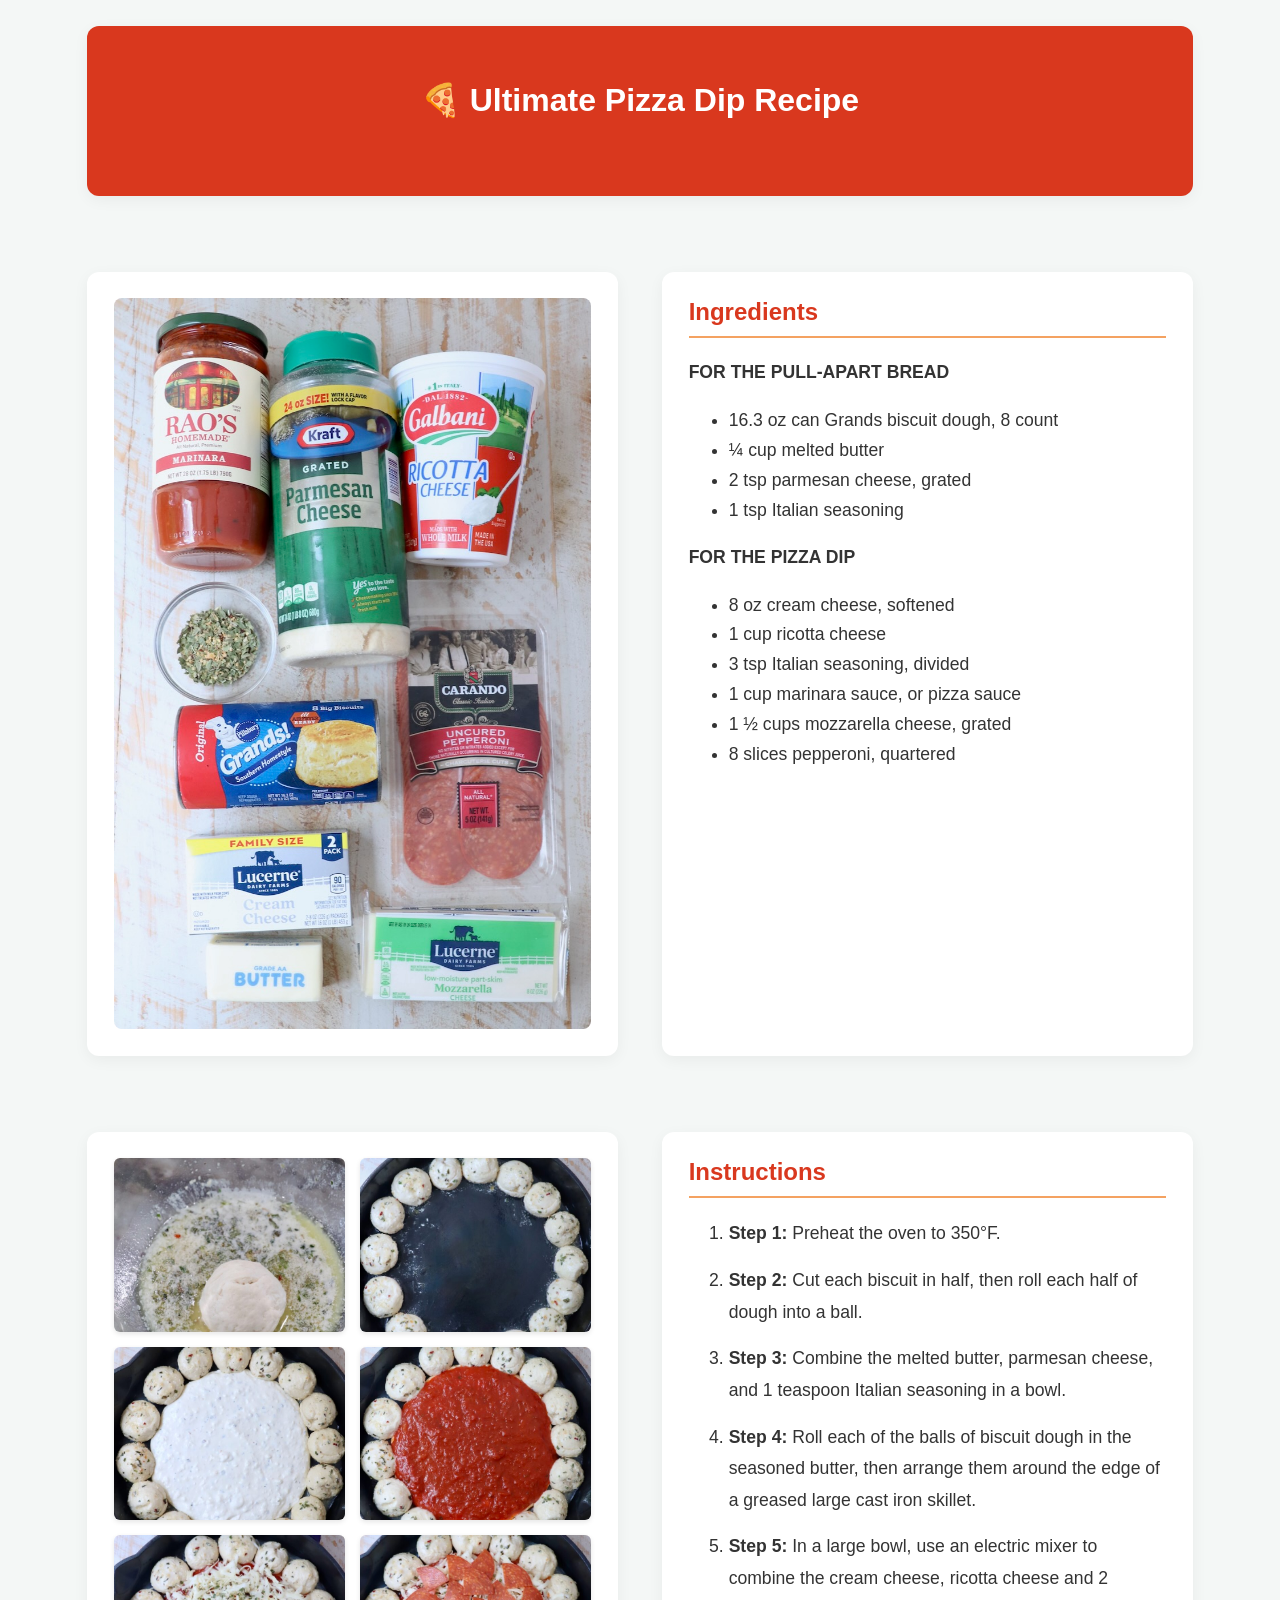
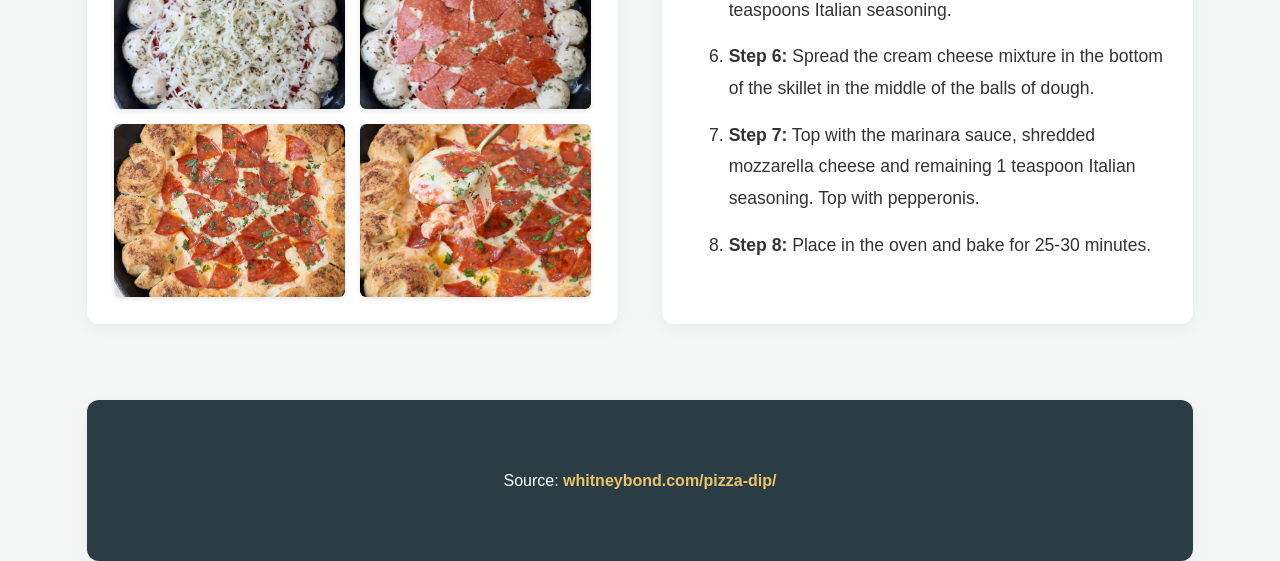
<file: index.html>
<!DOCTYPE html>
<html>
<head>
    <meta charset='utf-8'>
    <meta http-equiv='X-UA-Compatible' content='IE=edge'>
    <title>Recipe: Pizza Dip</title>
    <meta name='viewport' content='width=device-width, initial-scale=1.0'>
    <link rel='stylesheet' type='text/css' media='screen' href='main.css'>
</head>
<body>
    <div class="main-grid-container">
        
        <!-- Header -->
        <div id="header" class="grid-item full-width">
            <h1>🍕 Ultimate Pizza Dip Recipe</h1>
        </div>
        
        <!-- ==============================
             ส่วนที่ 1: Ingredients (2 กล่อง)
        =============================== -->
        <!-- กล่องซ้าย: รูปภาพส่วนผสม -->
        <div class="grid-item image-box">
            <img src="pic/pizza-dip-1.jpeg" alt="Ingredients" class="main-image">
        </div>
        
        <!-- กล่องขวา: คำอธิบายส่วนผสม -->
        <div class="grid-item text-box">
            <h2>Ingredients</h2>
            <p><strong>FOR THE PULL-APART BREAD</strong></p>
            <ul>
                <li>16.3 oz can Grands biscuit dough, 8 count</li>
                <li>¼ cup melted butter</li>
                <li>2 tsp parmesan cheese, grated</li>
                <li>1 tsp Italian seasoning</li>
            </ul>
            <p><strong>FOR THE PIZZA DIP</strong></p>
            <ul>
                <li>8 oz cream cheese, softened</li>
                <li>1 cup ricotta cheese</li>
                <li>3 tsp Italian seasoning, divided</li>
                <li>1 cup marinara sauce, or pizza sauce</li>
                <li>1 ½ cups mozzarella cheese, grated</li>
                <li>8 slices pepperoni, quartered</li>
            </ul>
        </div>

        <!-- ==============================
             ส่วนที่ 2: Instructions (2 กล่อง)
        =============================== -->
        <!-- กล่องซ้าย: รวมรูปภาพวิธีการทำทั้งหมด -->
        <div class="grid-item image-box">
            <div class="instruction-gallery">
                <img src="pic/pizza-dip-2.jpeg" alt="Step 1">
                <img src="pic/pizza-dip-3.jpeg" alt="Step 2">
                <img src="pic/pizza-dip-4.jpeg" alt="Step 3">
                <img src="pic/pizza-dip-5.jpeg" alt="Step 4">
                <img src="pic/pizza-dip-6.jpeg" alt="Step 5">
                <img src="pic/pizza-dip-7.jpeg" alt="Step 6">
                <img src="pic/pizza-dip-8.jpeg" alt="Step 7">
                <img src="pic/pizza-dip-9.jpeg" alt="Step 8">
            </div>
        </div>
        
        <!-- กล่องขวา: คำอธิบายวิธีการทำทั้งหมด -->
        <div class="grid-item text-box">
            <h2>Instructions</h2>
            <ol class="instruction-list">
                <li><strong>Step 1:</strong> Preheat the oven to 350°F.</li>
                <li><strong>Step 2:</strong> Cut each biscuit in half, then roll each half of dough into a ball.</li>
                <li><strong>Step 3:</strong> Combine the melted butter, parmesan cheese, and 1 teaspoon Italian seasoning in a bowl.</li>
                <li><strong>Step 4:</strong> Roll each of the balls of biscuit dough in the seasoned butter, then arrange them around the edge of a greased large cast iron skillet.</li>
                <li><strong>Step 5:</strong> In a large bowl, use an electric mixer to combine the cream cheese, ricotta cheese and 2 teaspoons Italian seasoning.</li>
                <li><strong>Step 6:</strong> Spread the cream cheese mixture in the bottom of the skillet in the middle of the balls of dough.</li>
                <li><strong>Step 7:</strong> Top with the marinara sauce, shredded mozzarella cheese and remaining 1 teaspoon Italian seasoning. Top with pepperonis.</li>
                <li><strong>Step 8:</strong> Place in the oven and bake for 25-30 minutes.</li>
            </ol>
        </div>
        
        <!-- Footer -->
        <div id="footer" class="grid-item full-width">
            <p>Source: <a href="https://whitneybond.com/pizza-dip/" target="_blank">whitneybond.com/pizza-dip/</a></p>
        </div>

    </div>
</body>
</html>
</file>
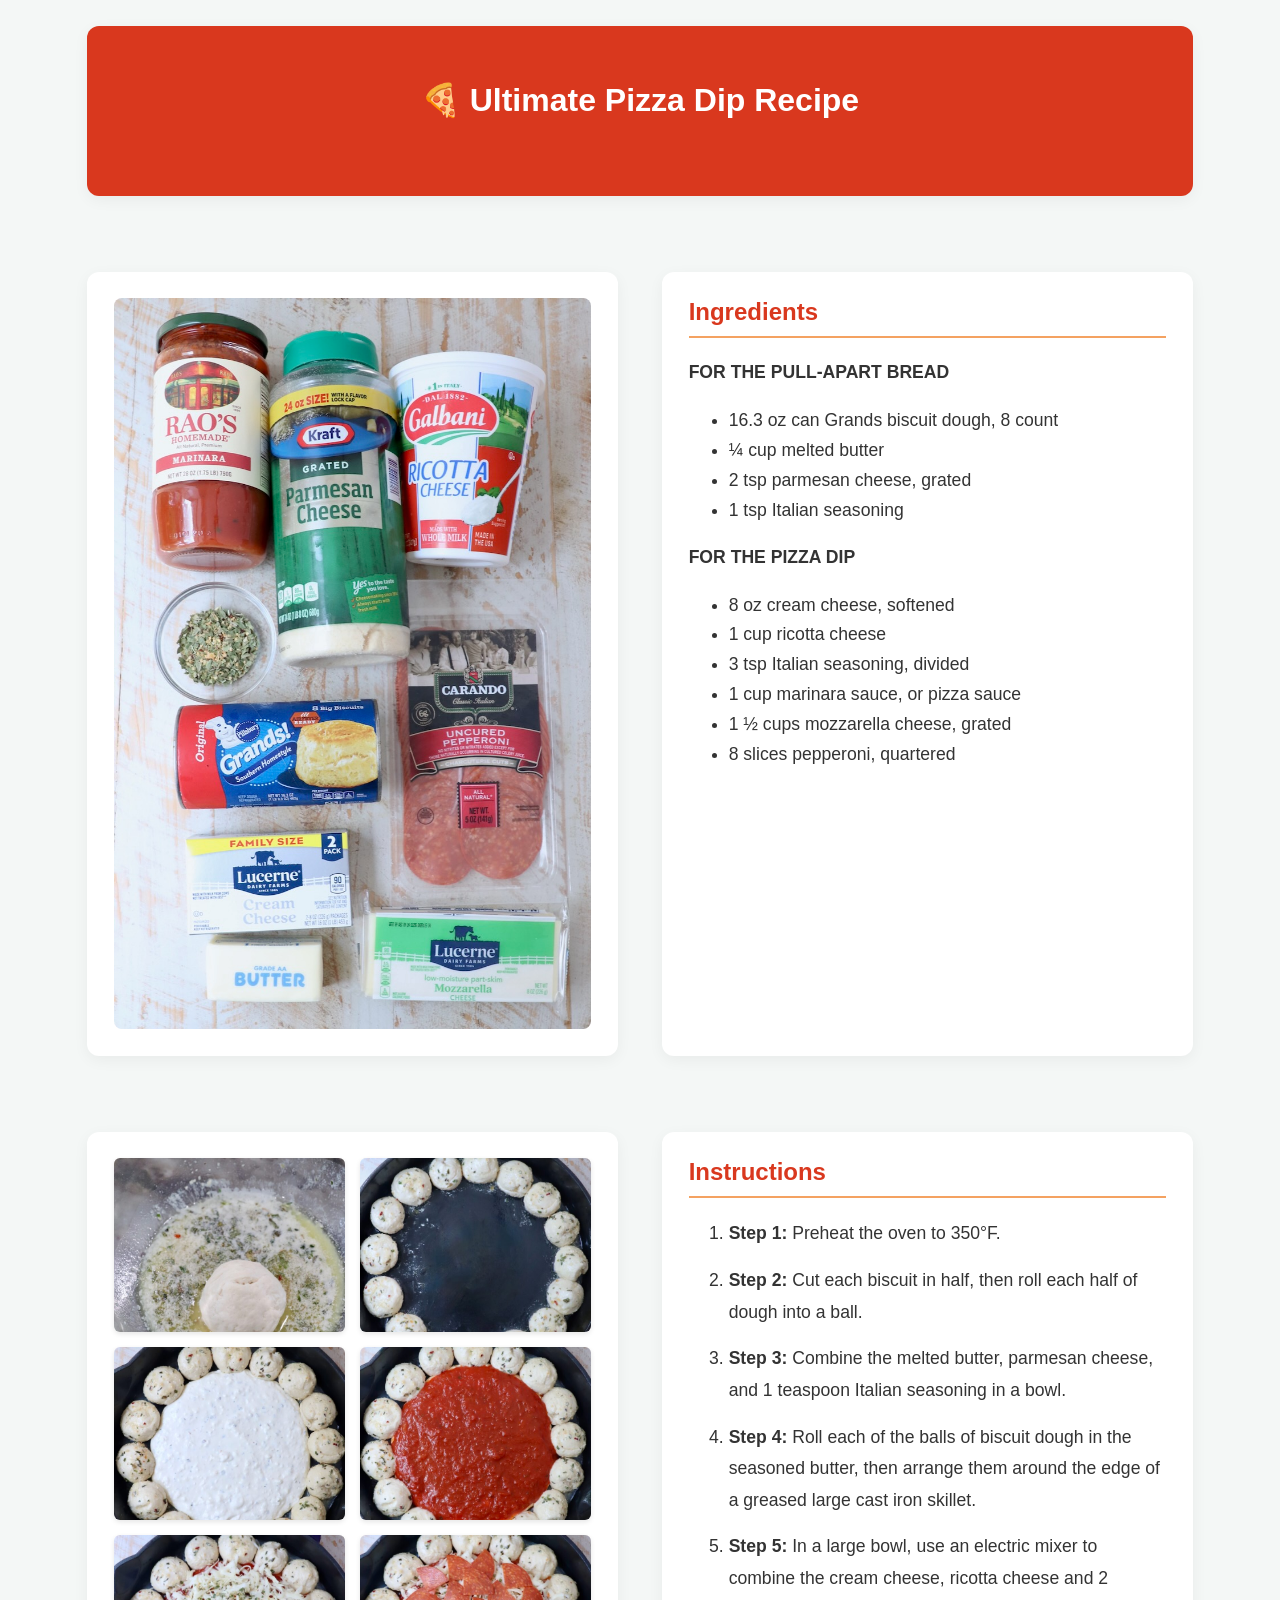
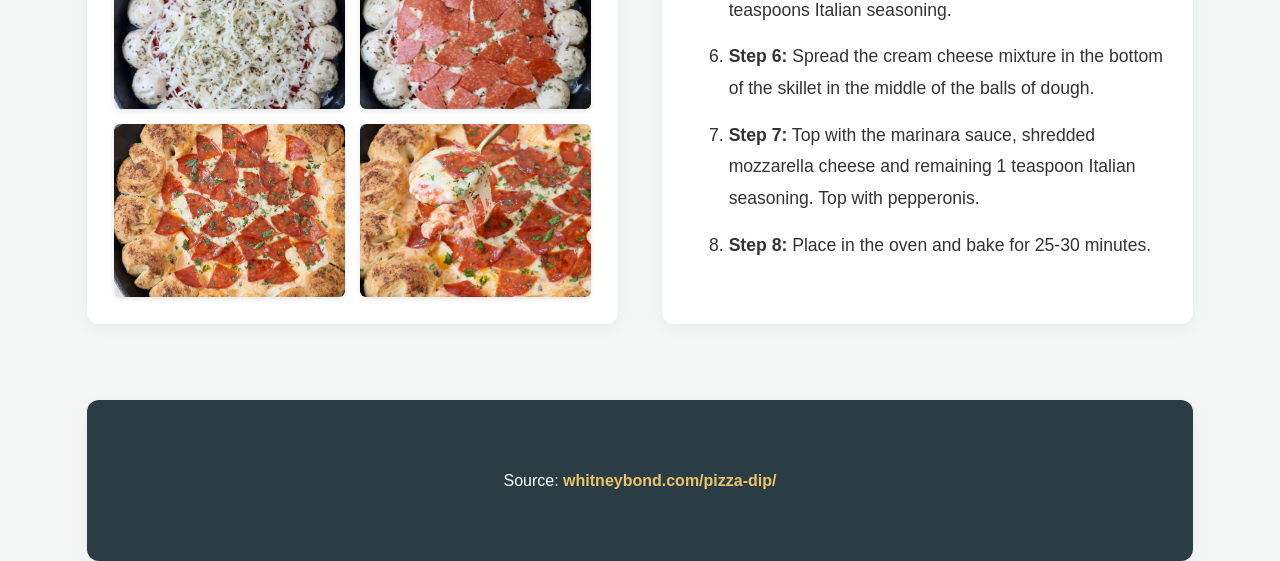
<file: recipe.html>
<!DOCTYPE html>
<html>
<head>
    <meta charset='utf-8'>
    <meta http-equiv='X-UA-Compatible' content='IE=edge'>
    <title>Recipe: Pizza Dip</title>
    <meta name='viewport' content='width=device-width, initial-scale=1.0'>
    <link rel='stylesheet' type='text/css' media='screen' href='main.css'>
</head>
<body>
    <div class="main-grid-container">
        
        <!-- Header -->
        <div id="header" class="grid-item full-width">
            <h1>🍕 Ultimate Pizza Dip Recipe</h1>
        </div>
        
        <!-- ==============================
             ส่วนที่ 1: Ingredients (2 กล่อง)
        =============================== -->
        <!-- กล่องซ้าย: รูปภาพส่วนผสม -->
        <div class="grid-item image-box">
            <img src="pic/pizza-dip-1.jpeg" alt="Ingredients" class="main-image">
        </div>
        
        <!-- กล่องขวา: คำอธิบายส่วนผสม -->
        <div class="grid-item text-box">
            <h2>Ingredients</h2>
            <p><strong>FOR THE PULL-APART BREAD</strong></p>
            <ul>
                <li>16.3 oz can Grands biscuit dough, 8 count</li>
                <li>¼ cup melted butter</li>
                <li>2 tsp parmesan cheese, grated</li>
                <li>1 tsp Italian seasoning</li>
            </ul>
            <p><strong>FOR THE PIZZA DIP</strong></p>
            <ul>
                <li>8 oz cream cheese, softened</li>
                <li>1 cup ricotta cheese</li>
                <li>3 tsp Italian seasoning, divided</li>
                <li>1 cup marinara sauce, or pizza sauce</li>
                <li>1 ½ cups mozzarella cheese, grated</li>
                <li>8 slices pepperoni, quartered</li>
            </ul>
        </div>

        <!-- ==============================
             ส่วนที่ 2: Instructions (2 กล่อง)
        =============================== -->
        <!-- กล่องซ้าย: รวมรูปภาพวิธีการทำทั้งหมด -->
        <div class="grid-item image-box">
            <div class="instruction-gallery">
                <img src="pic/pizza-dip-2.jpeg" alt="Step 1">
                <img src="pic/pizza-dip-3.jpeg" alt="Step 2">
                <img src="pic/pizza-dip-4.jpeg" alt="Step 3">
                <img src="pic/pizza-dip-5.jpeg" alt="Step 4">
                <img src="pic/pizza-dip-6.jpeg" alt="Step 5">
                <img src="pic/pizza-dip-7.jpeg" alt="Step 6">
                <img src="pic/pizza-dip-8.jpeg" alt="Step 7">
                <img src="pic/pizza-dip-9.jpeg" alt="Step 8">
            </div>
        </div>
        
        <!-- กล่องขวา: คำอธิบายวิธีการทำทั้งหมด -->
        <div class="grid-item text-box">
            <h2>Instructions</h2>
            <ol class="instruction-list">
                <li><strong>Step 1:</strong> Preheat the oven to 350°F.</li>
                <li><strong>Step 2:</strong> Cut each biscuit in half, then roll each half of dough into a ball.</li>
                <li><strong>Step 3:</strong> Combine the melted butter, parmesan cheese, and 1 teaspoon Italian seasoning in a bowl.</li>
                <li><strong>Step 4:</strong> Roll each of the balls of biscuit dough in the seasoned butter, then arrange them around the edge of a greased large cast iron skillet.</li>
                <li><strong>Step 5:</strong> In a large bowl, use an electric mixer to combine the cream cheese, ricotta cheese and 2 teaspoons Italian seasoning.</li>
                <li><strong>Step 6:</strong> Spread the cream cheese mixture in the bottom of the skillet in the middle of the balls of dough.</li>
                <li><strong>Step 7:</strong> Top with the marinara sauce, shredded mozzarella cheese and remaining 1 teaspoon Italian seasoning. Top with pepperonis.</li>
                <li><strong>Step 8:</strong> Place in the oven and bake for 25-30 minutes.</li>
            </ol>
        </div>
        
        <!-- Footer -->
        <div id="footer" class="grid-item full-width">
            <p>Source: <a href="https://whitneybond.com/pizza-dip/" target="_blank">whitneybond.com/pizza-dip/</a></p>
        </div>

    </div>
</body>
</html>
</file>
<file: main.css>
* {
    box-sizing: border-box;
}

body {
    font-family: 'Segoe UI', Tahoma, Geneva, Verdana, sans-serif;
    background-color: #f4f7f6;
    margin: 0;
    padding: 2%;
    color: #333;
}

/* โครงสร้างหลัก แบ่งหน้าจอเป็น 2 คอลัมน์ (ซ้าย 48%, ขวา 48%, ช่องว่าง 4%) */
.main-grid-container {
    display: grid;
    grid-template-columns: 48% 48%; 
    gap: 4%; 
    width: 90%; 
    max-width: 1200px;
    margin: 0 auto;
}

/* การตกแต่งกล่อง (Box) แต่ละใบ */
.grid-item {
    background-color: #ffffff;
    padding: 5%; 
    border-radius: 12px;
    box-shadow: 0 4px 15px rgba(0,0,0,0.05);
}

/* คลาสสำหรับให้กล่องขยายเต็ม 2 คอลัมน์ (Header และ Footer) */
.full-width {
    grid-column: 1 / span 2;
}

/* สีสัน Header และ Footer */
#header {
    background-color: #d9381e;
    color: white;
    text-align: center;
}

#footer {
    background-color: #2a3d45;
    color: white;
    text-align: center;
}

#footer a {
    color: #e9c46a;
    text-decoration: none;
    font-weight: bold;
}

h1, h2 {
    margin-top: 0;
}

h2 {
    color: #d9381e;
    border-bottom: 2px solid #f4a261;
    padding-bottom: 10px;
}

/* รูปภาพหลักฝั่งซ้าย (Ingredients) */
.main-image {
    width: 100%;
    height: auto;
    border-radius: 8px;
    display: block;
}

/* Grid ย่อยสำหรับจัดระเบียบรูปภาพวิธีทำฝั่งซ้าย */
.instruction-gallery {
    display: grid;
    grid-template-columns: repeat(2, 1fr);
    gap: 15px; 
}

.instruction-gallery img {
    width: 100%;
    aspect-ratio: 4 / 3; /* บังคับสัดส่วนภาพไม่ให้ล้นและเท่ากันทุกรูป */
    object-fit: cover; 
    border-radius: 6px;
    box-shadow: 0 2px 5px rgba(0,0,0,0.1);
    display: block;
}

/* ปรับระยะห่างของข้อความ */
.text-box p, .text-box ul {
    font-size: 1.1rem;
    line-height: 1.7;
}

.instruction-list li {
    font-size: 1.1rem;
    line-height: 1.8;
    margin-bottom: 15px;
}

/* ---------------------------------------------------
   Media Query สำหรับหน้าจอโทรศัพท์ (Mobile)
--------------------------------------------------- */
@media only screen and (max-width: 768px) {
    /* เปลี่ยนจาก 2 คอลัมน์ ให้กลายเป็น 1 คอลัมน์ (100%) */
    .main-grid-container {
        grid-template-columns: 100%; 
        width: 95%;
        gap: 20px;
    }
    
    /* ยกเลิกการขยายเต็มพื้นที่ เพราะทุกกล่องจะเรียงต่อกันเป็น 1 คอลัมน์อยู่แล้ว */
    .full-width {
        grid-column: 1 / span 1;
    }
}
</file>
